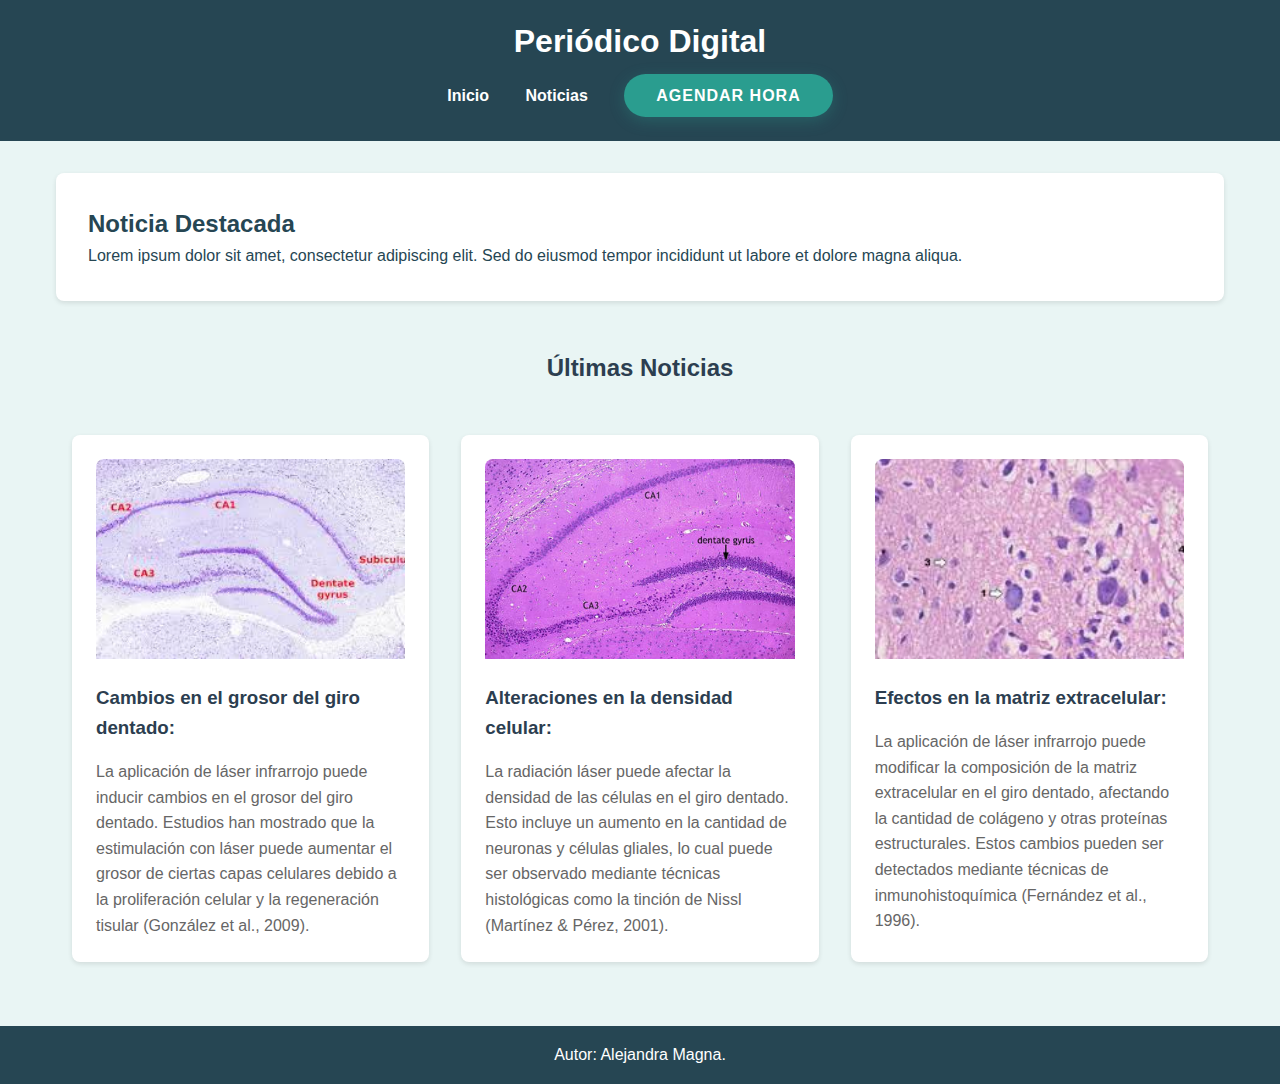
<file: index.html>
<!DOCTYPE html>
<html lang="es">
<head>
    <meta charset="UTF-8">
    <meta name="viewport" content="width=device-width, initial-scale=1.0">
    <title>Periódico Digital</title>
    <link rel="stylesheet" href="styles.css">
</head>
<body>
    <header>
        <h1>Periódico Digital</h1>
        <nav>
            <ul>
                <li><a href="#inicio">Inicio</a></li>
                <li><a href="#noticias">Noticias</a></li>
                <li><a href="agendar.html" class="btn-agendar">Agendar Hora</a></li>
            </ul>
        </nav>
    </header>

    <main>
        <section id="inicio" class="noticias-principales">
            <article class="noticia-destacada">
                <h2>Noticia Destacada</h2>
                <p>Lorem ipsum dolor sit amet, consectetur adipiscing elit. Sed do eiusmod tempor incididunt ut labore et dolore magna aliqua.</p>
            </article>
        </section>

        <section id="noticias" class="seccion-noticias">
            <h2>Últimas Noticias</h2>
            <div class="grid-noticias">
                <article class="noticia">
                    <img src="assets/Images/images (1).jpeg" alt="Imagen de noticia" class="imagen-noticia">
                    <h3>Cambios en el grosor del giro dentado:</h3>
                    <p> La aplicación de láser infrarrojo puede inducir
                        cambios en el grosor del giro dentado. Estudios han mostrado que la estimulación con láser
                        puede aumentar el grosor de ciertas capas celulares debido a la proliferación celular y la
                        regeneración tisular (González et al., 2009).</p>
                </article>
                <article class="noticia">
                    <img src="assets/Images/normal_cerebrumhippocampus10x.jpg" alt="Imagen de noticia" class="imagen-noticia">
                    <h3>Alteraciones en la densidad celular:</h3>
                    <p> La radiación láser puede afectar la densidad de las
                        células en el giro dentado. Esto incluye un aumento en la cantidad de neuronas y células
                        gliales, lo cual puede ser observado mediante técnicas histológicas como la tinción de Nissl
                        (Martínez &amp; Pérez, 2001).</p>
                </article>
                <article class="noticia">
                    <img src="assets/Images/images (2).jpeg" alt="Imagen de noticia" class="imagen-noticia">
                    <h3>Efectos en la matriz extracelular:</h3>
                    <p> La aplicación de láser infrarrojo puede modificar la
                        composición de la matriz extracelular en el giro dentado, afectando la cantidad de colágeno
                        y otras proteínas estructurales. Estos cambios pueden ser detectados mediante técnicas de
                        inmunohistoquímica (Fernández et al., 1996).</p>
                </article>
            </div>
        </section>
    </main>

    <footer>
        <p>Autor: Alejandra Magna.</p>
    </footer>

    <script src="script.js"></script>
</body>
</html>
</file>
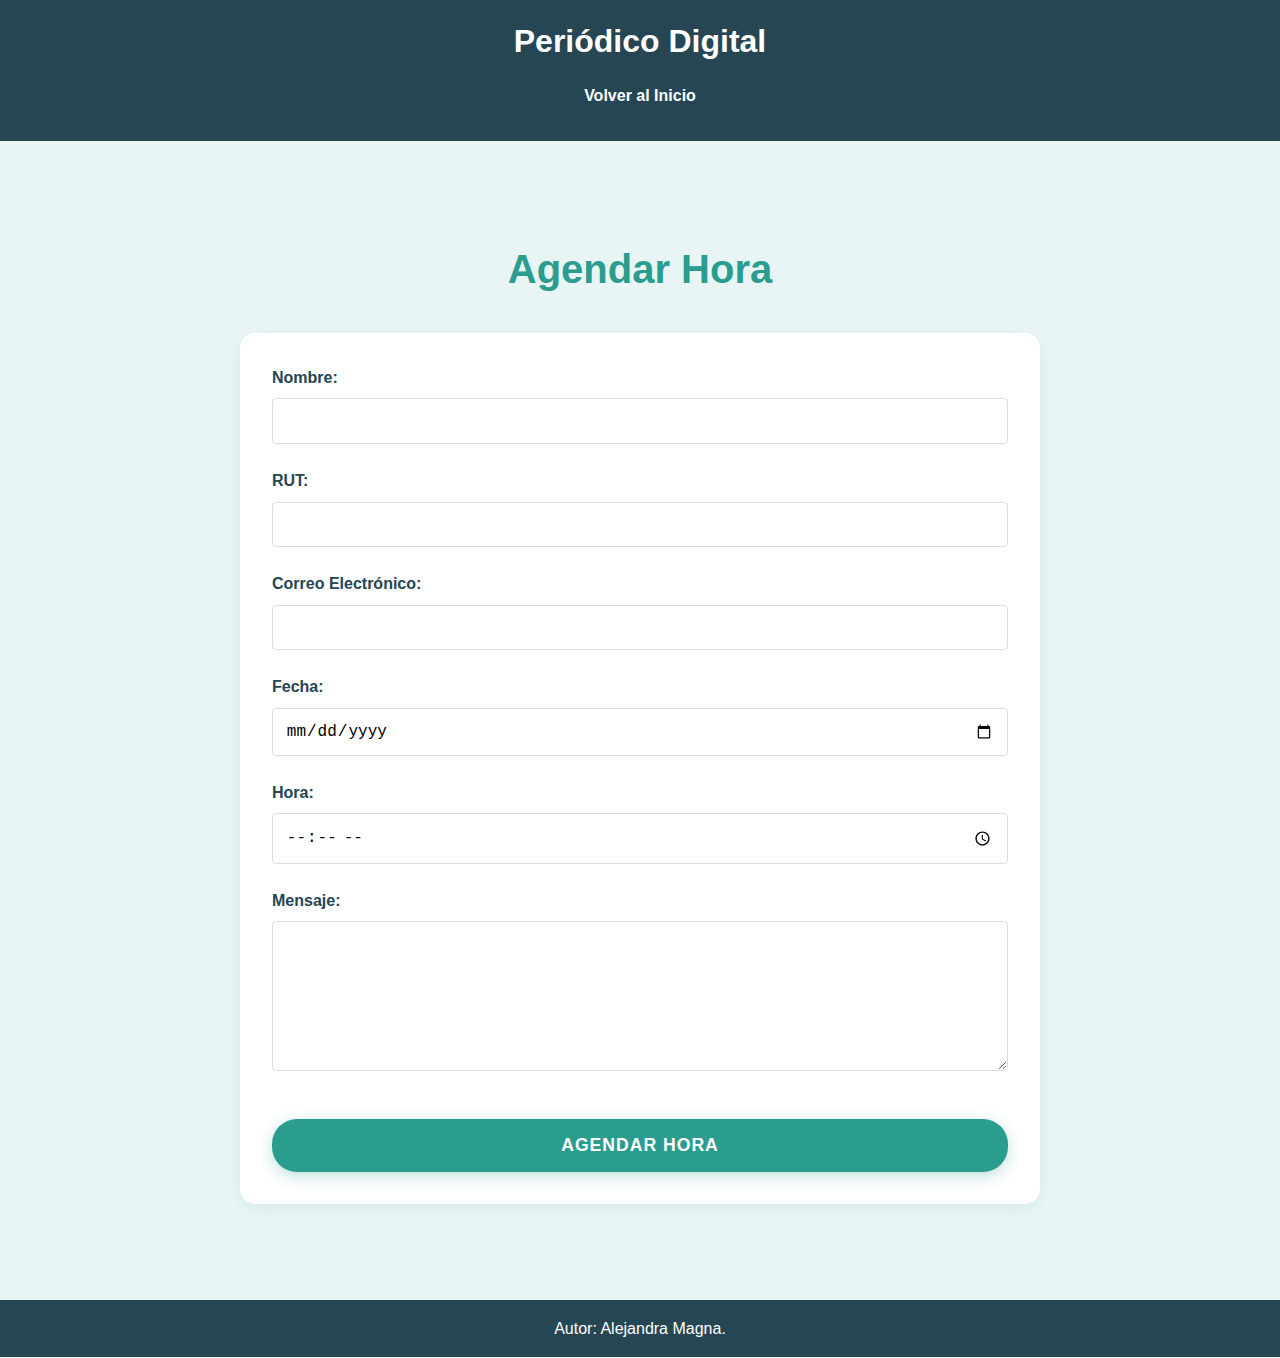
<file: agendar.html>
<!DOCTYPE html>
<html lang="es">
<head>
    <meta charset="UTF-8">
    <meta name="viewport" content="width=device-width, initial-scale=1.0">
    <title>Agendar Hora - Periódico Digital</title>
    <link rel="stylesheet" href="styles.css">
</head>
<body>
    <header>
        <h1>Periódico Digital</h1>
        <nav>
            <ul>
                <li><a href="index.html">Volver al Inicio</a></li>
            </ul>
        </nav>
    </header>

    <main>
        <section class="formulario-agendar">
            <h2>Agendar Hora</h2>
            <div class="form-container">
                <form id="contactForm" action="confirmacion.html" method="POST">
                    <div class="form-group">
                        <label for="nombre">Nombre:</label>
                        <input type="text" id="nombre" name="nombre" required>
                    </div>
                    <div class="form-group">
                        <label for="rut">RUT:</label>
                        <input type="text" id="rut" name="rut" required>
                    </div>
                    <div class="form-group">
                        <label for="email">Correo Electrónico:</label>
                        <input type="email" id="email" name="email" required>
                    </div>
                    <div class="form-group">
                        <label for="fecha">Fecha:</label>
                        <input type="date" id="fecha" name="fecha" required>
                    </div>
                    <div class="form-group">
                        <label for="hora">Hora:</label>
                        <input type="time" id="hora" name="hora" required>
                    </div>
                    <div class="form-group">
                        <label for="mensaje">Mensaje:</label>
                        <textarea id="mensaje" name="mensaje" required></textarea>
                    </div>
                    <button type="submit" class="btn-submit">Agendar Hora</button>
                </form>
            </div>
        </section>
    </main>

    <footer>
        <p>Autor: Alejandra Magna.</p>
    </footer>

    <script src="script.js"></script>
</body>
</html>
</file>
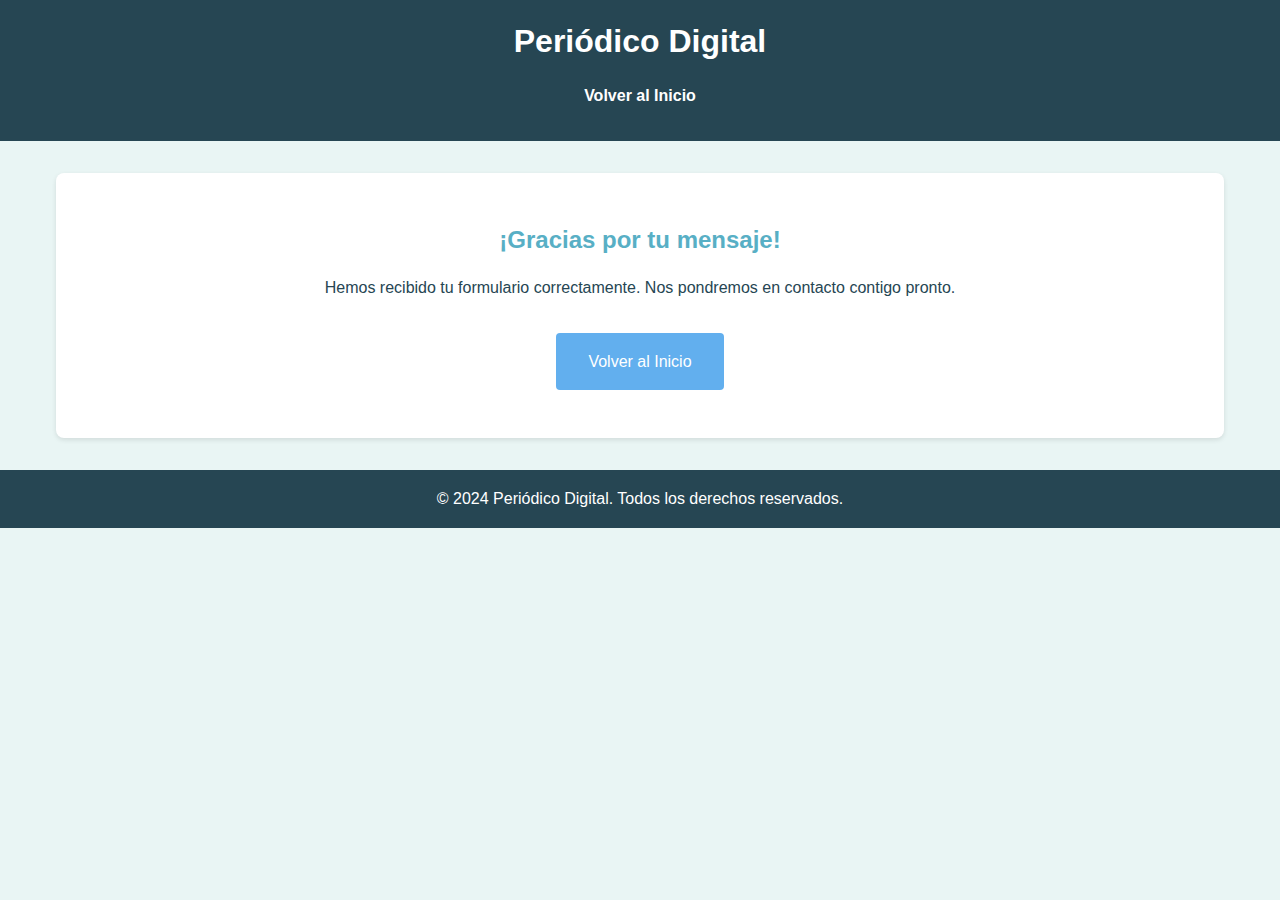
<file: confirmacion.html>
<!DOCTYPE html>
<html lang="es">
<head>
    <meta charset="UTF-8">
    <meta name="viewport" content="width=device-width, initial-scale=1.0">
    <title>Confirmación - Periódico Digital</title>
    <link rel="stylesheet" href="styles.css">
</head>
<body>
    <header>
        <h1>Periódico Digital</h1>
        <nav>
            <ul>
                <li><a href="index.html">Volver al Inicio</a></li>
            </ul>
        </nav>
    </header>

    <main>
        <section class="confirmacion">
            <h2>¡Gracias por tu mensaje!</h2>
            <p>Hemos recibido tu formulario correctamente. Nos pondremos en contacto contigo pronto.</p>
            <a href="index.html" class="boton-volver">Volver al Inicio</a>
        </section>
    </main>

    <footer>
        <p>&copy; 2024 Periódico Digital. Todos los derechos reservados.</p>
    </footer>
</body>
</html>
</file>
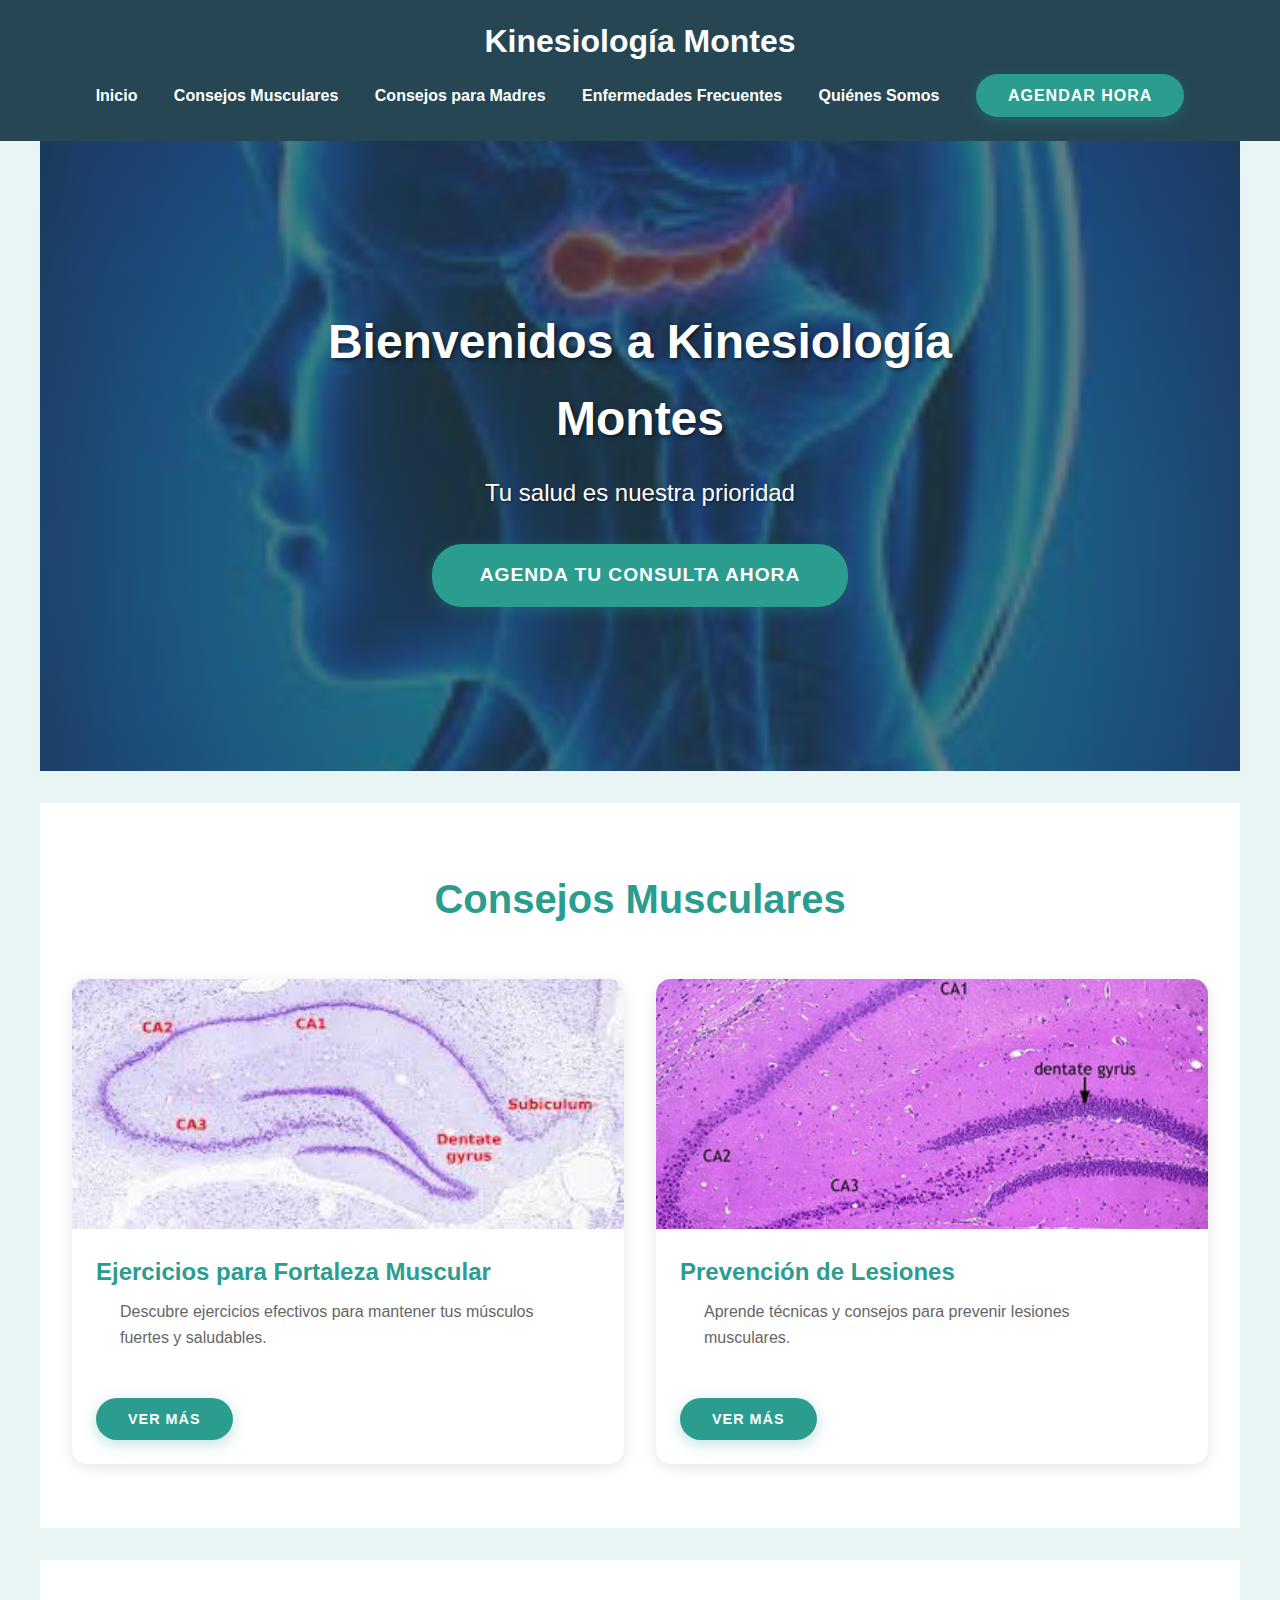
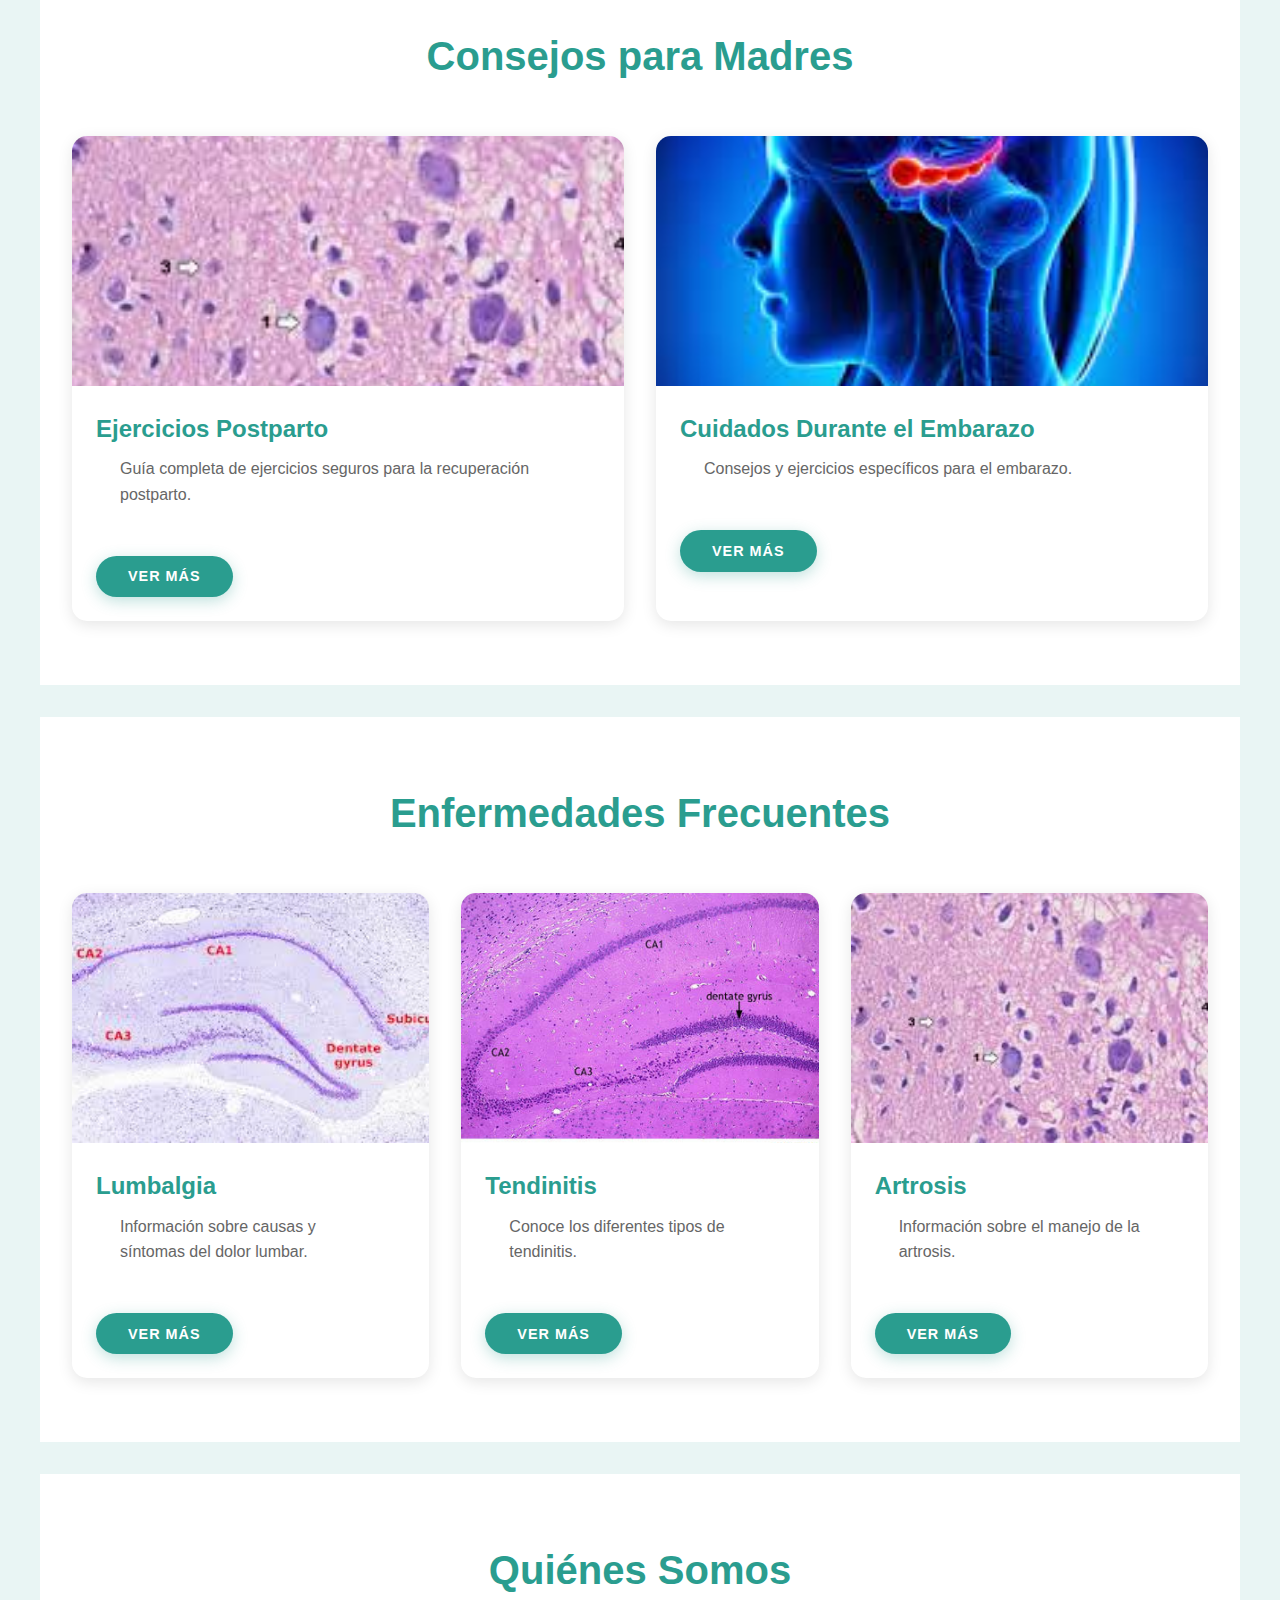
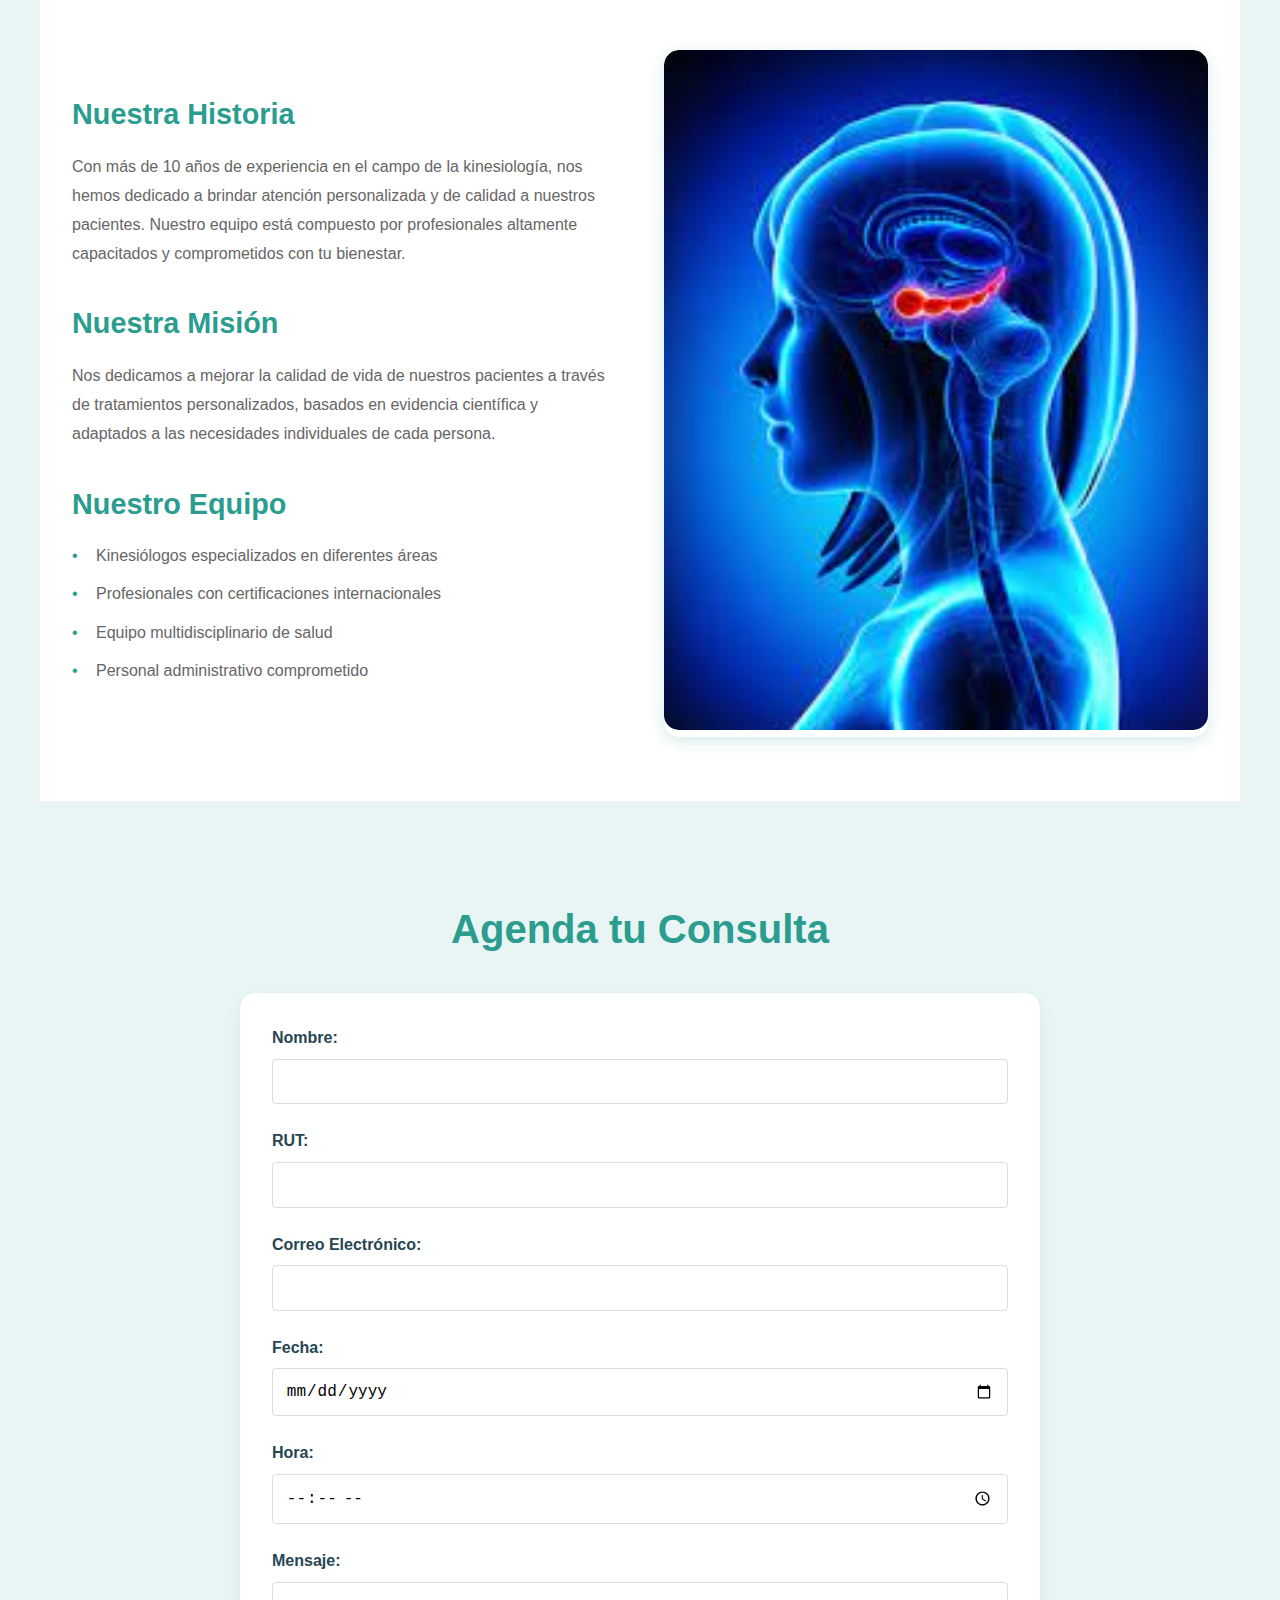
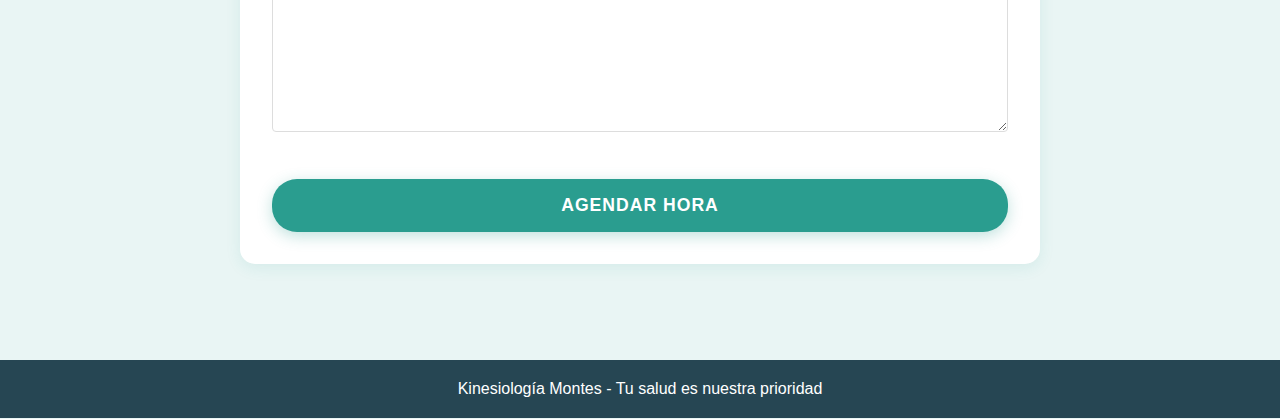
<file: kinesiologia.html>
<!DOCTYPE html>
<html lang="es">
<head>
    <meta charset="UTF-8">
    <meta name="viewport" content="width=device-width, initial-scale=1.0">
    <title>Kinesiología Montes</title>
    <link rel="stylesheet" href="styles.css">
</head>
<body>
    <header>
        <h1>Kinesiología Montes</h1>
        <nav>
            <ul>
                <li><a href="#inicio">Inicio</a></li>
                <li><a href="#consejos-musculares">Consejos Musculares</a></li>
                <li><a href="#consejos-madres">Consejos para Madres</a></li>
                <li><a href="#enfermedades">Enfermedades Frecuentes</a></li>
                <li><a href="#quienes-somos">Quiénes Somos</a></li>
                <li><a href="#agendar" class="btn-agendar">Agendar Hora</a></li>
            </ul>
        </nav>
    </header>

    <main>
        <section id="inicio" class="hero-section">
            <div class="hero-content">
                <h2>Bienvenidos a Kinesiología Montes</h2>
                <p>Tu salud es nuestra prioridad</p>
                <a href="#agendar" class="btn-cta">Agenda tu consulta ahora</a>
            </div>
        </section>

        <section id="consejos-musculares" class="seccion-consejos">
            <h2>Consejos Musculares</h2>
            <div class="grid-consejos">
                <article class="consejo-card">
                    <img src="assets/Images/images (1).jpeg" alt="Ejercicios musculares" class="imagen-consejo">
                    <h3>Ejercicios para Fortaleza Muscular</h3>
                    <div class="contenido-resumen">
                        <p>Descubre ejercicios efectivos para mantener tus músculos fuertes y saludables.</p>
                    </div>
                    <div class="contenido-completo">
                        <p>Descubre ejercicios efectivos para mantener tus músculos fuertes y saludables. Incluye rutinas personalizadas y consejos de expertos.</p>
                        <ul>
                            <li>Ejercicios de resistencia progresiva</li>
                            <li>Rutinas de fortalecimiento específicas</li>
                            <li>Consejos de nutrición para el desarrollo muscular</li>
                            <li>Programas de entrenamiento personalizados</li>
                        </ul>
                    </div>
                    <button class="btn-ver-mas">Ver más</button>
                </article>
                <article class="consejo-card">
                    <img src="assets/Images/normal_cerebrumhippocampus10x.jpg" alt="Prevención de lesiones" class="imagen-consejo">
                    <h3>Prevención de Lesiones</h3>
                    <div class="contenido-resumen">
                        <p>Aprende técnicas y consejos para prevenir lesiones musculares.</p>
                    </div>
                    <div class="contenido-completo">
                        <p>Aprende técnicas y consejos para prevenir lesiones musculares durante tus actividades diarias y deportivas.</p>
                        <ul>
                            <li>Calentamiento adecuado</li>
                            <li>Técnicas de estiramiento</li>
                            <li>Posturas correctas</li>
                            <li>Programas de prevención</li>
                        </ul>
                    </div>
                    <button class="btn-ver-mas">Ver más</button>
                </article>
            </div>
        </section>

        <section id="consejos-madres" class="seccion-consejos">
            <h2>Consejos para Madres</h2>
            <div class="grid-consejos">
                <article class="consejo-card">
                    <img src="assets/Images/images (2).jpeg" alt="Ejercicios postparto" class="imagen-consejo">
                    <h3>Ejercicios Postparto</h3>
                    <div class="contenido-resumen">
                        <p>Guía completa de ejercicios seguros para la recuperación postparto.</p>
                    </div>
                    <div class="contenido-completo">
                        <p>Guía completa de ejercicios seguros para la recuperación postparto, incluyendo ejercicios para el suelo pélvico.</p>
                        <ul>
                            <li>Ejercicios para el suelo pélvico</li>
                            <li>Rutinas de recuperación gradual</li>
                            <li>Consejos de postura</li>
                            <li>Programas personalizados</li>
                        </ul>
                    </div>
                    <button class="btn-ver-mas">Ver más</button>
                </article>
                <article class="consejo-card">
                    <img src="assets/Images/images.jpeg" alt="Cuidados durante el embarazo" class="imagen-consejo">
                    <h3>Cuidados Durante el Embarazo</h3>
                    <div class="contenido-resumen">
                        <p>Consejos y ejercicios específicos para el embarazo.</p>
                    </div>
                    <div class="contenido-completo">
                        <p>Consejos y ejercicios específicos para mantener una buena salud física durante el embarazo.</p>
                        <ul>
                            <li>Ejercicios seguros durante el embarazo</li>
                            <li>Manejo del dolor lumbar</li>
                            <li>Preparación para el parto</li>
                            <li>Consejos de postura</li>
                        </ul>
                    </div>
                    <button class="btn-ver-mas">Ver más</button>
                </article>
            </div>
        </section>

        <section id="enfermedades" class="seccion-enfermedades">
            <h2>Enfermedades Frecuentes</h2>
            <div class="grid-enfermedades">
                <article class="enfermedad-card">
                    <img src="assets/Images/images (1).jpeg" alt="Lumbalgia" class="imagen-enfermedad">
                    <h3>Lumbalgia</h3>
                    <div class="contenido-resumen">
                        <p>Información sobre causas y síntomas del dolor lumbar.</p>
                    </div>
                    <div class="contenido-completo">
                        <p>Información sobre causas, síntomas y tratamientos para el dolor lumbar.</p>
                        <ul>
                            <li>Causas comunes</li>
                            <li>Síntomas y diagnóstico</li>
                            <li>Tratamientos efectivos</li>
                            <li>Prevención</li>
                        </ul>
                    </div>
                    <button class="btn-ver-mas">Ver más</button>
                </article>
                <article class="enfermedad-card">
                    <img src="assets/Images/normal_cerebrumhippocampus10x.jpg" alt="Tendinitis" class="imagen-enfermedad">
                    <h3>Tendinitis</h3>
                    <div class="contenido-resumen">
                        <p>Conoce los diferentes tipos de tendinitis.</p>
                    </div>
                    <div class="contenido-completo">
                        <p>Conoce los diferentes tipos de tendinitis y sus tratamientos efectivos.</p>
                        <ul>
                            <li>Tipos de tendinitis</li>
                            <li>Síntomas y diagnóstico</li>
                            <li>Tratamientos</li>
                            <li>Prevención</li>
                        </ul>
                    </div>
                    <button class="btn-ver-mas">Ver más</button>
                </article>
                <article class="enfermedad-card">
                    <img src="assets/Images/images (2).jpeg" alt="Artrosis" class="imagen-enfermedad">
                    <h3>Artrosis</h3>
                    <div class="contenido-resumen">
                        <p>Información sobre el manejo de la artrosis.</p>
                    </div>
                    <div class="contenido-completo">
                        <p>Información sobre el manejo y tratamiento de la artrosis en diferentes articulaciones.</p>
                        <ul>
                            <li>Tipos de artrosis</li>
                            <li>Síntomas y diagnóstico</li>
                            <li>Tratamientos</li>
                            <li>Ejercicios recomendados</li>
                        </ul>
                    </div>
                    <button class="btn-ver-mas">Ver más</button>
                </article>
            </div>
        </section>

        <section id="quienes-somos" class="seccion-quienes-somos">
            <h2>Quiénes Somos</h2>
            <div class="quienes-somos-container">
                <div class="quienes-somos-content">
                    <div class="quienes-somos-texto">
                        <h3>Nuestra Historia</h3>
                        <p>Con más de 10 años de experiencia en el campo de la kinesiología, nos hemos dedicado a brindar atención personalizada y de calidad a nuestros pacientes. Nuestro equipo está compuesto por profesionales altamente capacitados y comprometidos con tu bienestar.</p>
                        
                        <h3>Nuestra Misión</h3>
                        <p>Nos dedicamos a mejorar la calidad de vida de nuestros pacientes a través de tratamientos personalizados, basados en evidencia científica y adaptados a las necesidades individuales de cada persona.</p>
                        
                        <h3>Nuestro Equipo</h3>
                        <ul>
                            <li>Kinesiólogos especializados en diferentes áreas</li>
                            <li>Profesionales con certificaciones internacionales</li>
                            <li>Equipo multidisciplinario de salud</li>
                            <li>Personal administrativo comprometido</li>
                        </ul>
                    </div>
                    <div class="quienes-somos-imagen">
                        <img src="assets/Images/images.jpeg" alt="Nuestro equipo de kinesiología" class="imagen-equipo">
                    </div>
                </div>
            </div>
        </section>

        <section id="agendar" class="formulario-agendar">
            <h2>Agenda tu Consulta</h2>
            <div class="form-container">
                <form id="contactForm" action="confirmacion.html" method="POST">
                    <div class="form-group">
                        <label for="nombre">Nombre:</label>
                        <input type="text" id="nombre" name="nombre" required>
                    </div>
                    <div class="form-group">
                        <label for="rut">RUT:</label>
                        <input type="text" id="rut" name="rut" required>
                    </div>
                    <div class="form-group">
                        <label for="email">Correo Electrónico:</label>
                        <input type="email" id="email" name="email" required>
                    </div>
                    <div class="form-group">
                        <label for="fecha">Fecha:</label>
                        <input type="date" id="fecha" name="fecha" required>
                    </div>
                    <div class="form-group">
                        <label for="hora">Hora:</label>
                        <input type="time" id="hora" name="hora" required>
                    </div>
                    <div class="form-group">
                        <label for="mensaje">Mensaje:</label>
                        <textarea id="mensaje" name="mensaje" required></textarea>
                    </div>
                    <button type="submit" class="btn-submit">Agendar Hora</button>
                </form>
            </div>
        </section>
    </main>

    <footer>
        <p>Kinesiología Montes - Tu salud es nuestra prioridad</p>
    </footer>

    <script src="script.js"></script>
</body>
</html>
</file>
<file: styles.css>
* {
    margin: 0;
    padding: 0;
    box-sizing: border-box;
}

/* Variables de color */
:root {
    --teal-primary: #2A9D8F;
    --teal-dark: #264653;
    --teal-light: #E9F5F4;
    --teal-accent: #40B3A2;
    --teal-hover: #238477;
}

body {
    font-family: 'Arial', sans-serif;
    line-height: 1.6;
    color: var(--teal-dark);
    background-color: var(--teal-light);
}

header {
    background-color: var(--teal-dark);
    color: white;
    padding: 1rem;
    text-align: center;
}

nav ul {
    list-style: none;
    padding: 1rem 0;
}

nav ul li {
    display: inline;
    margin: 0 1rem;
}

nav ul li a {
    color: white;
    text-decoration: none;
    font-weight: bold;
}

nav ul li a:hover {
    color: var(--teal-accent);
}

main {
    max-width: 1200px;
    margin: 2rem auto;
    padding: 0 1rem;
}

.noticias-principales {
    margin-bottom: 3rem;
}

.noticia-destacada {
    background-color: white;
    padding: 2rem;
    border-radius: 8px;
    box-shadow: 0 2px 5px rgba(0,0,0,0.1);
}

.formulario-contacto {
    background-color: white;
    padding: 2rem;
    border-radius: 8px;
    box-shadow: 0 2px 5px rgba(0,0,0,0.1);
}

.form-group {
    margin-bottom: 1.5rem;
}

label {
    display: block;
    margin-bottom: 0.5rem;
    font-weight: bold;
}

input[type="text"],
input[type="email"],
textarea {
    width: 100%;
    padding: 0.8rem;
    border: 1px solid #ddd;
    border-radius: 4px;
    font-size: 1rem;
}

textarea {
    height: 150px;
    resize: vertical;
}

button {
    background-color: #2c3e50;
    color: white;
    padding: 1rem 2rem;
    border: none;
    border-radius: 4px;
    cursor: pointer;
    font-size: 1rem;
    transition: background-color 0.3s;
}

button:hover {
    background-color: #3498db;
}

footer {
    background-color: var(--teal-dark);
    color: white;
    text-align: center;
    padding: 1rem;
    position: relative;
    bottom: 0;
    width: 100%;
}

.confirmacion {
    background-color: white;
    padding: 3rem;
    border-radius: 8px;
    box-shadow: 0 2px 5px rgba(0,0,0,0.1);
    text-align: center;
    margin-top: 2rem;
}

.confirmacion h2 {
    color: #58afc5;
    margin-bottom: 1rem;
}

.boton-volver {
    display: inline-block;
    background-color: #62afee;
    color: white;
    padding: 1rem 2rem;
    text-decoration: none;
    border-radius: 4px;
    margin-top: 2rem;
    transition: background-color 0.3s;
}

.boton-volver:hover {
    background-color: #5ca3d3;
}

.seccion-noticias {
    margin: 3rem 0;
}

.seccion-noticias h2 {
    text-align: center;
    color: #2c3e50;
    margin-bottom: 2rem;
}

.grid-noticias {
    display: grid;
    grid-template-columns: repeat(auto-fit, minmax(300px, 1fr));
    gap: 2rem;
    padding: 1rem;
}

.imagen-noticia {
    width: 100%;
    height: 200px;
    object-fit: cover;
    border-radius: 8px 8px 0 0;
    margin-bottom: 1rem;
}

.noticia {
    background-color: white;
    padding: 1.5rem;
    border-radius: 8px;
    box-shadow: 0 2px 5px rgba(0,0,0,0.1);
    transition: transform 0.3s ease;
    display: flex;
    flex-direction: column;
}

.noticia:hover {
    transform: translateY(-5px);
}

.noticia h3 {
    color: #2c3e50;
    margin-bottom: 1rem;
    margin-top: 0.5rem;
}

.noticia p {
    color: #666;
    line-height: 1.6;
}

/* Ajuste para el scroll suave */
html {
    scroll-behavior: smooth;
}

.btn-agendar {
    background-color: var(--teal-primary);
    padding: 0.8rem 2rem;
    border-radius: 25px;
    transition: all 0.3s ease;
    text-transform: uppercase;
    letter-spacing: 1px;
    font-weight: bold;
    box-shadow: 0 4px 15px rgba(42, 157, 143, 0.3);
}

.btn-agendar:hover {
    background-color: var(--teal-hover);
    transform: translateY(-2px);
    box-shadow: 0 6px 20px rgba(42, 157, 143, 0.4);
}

.btn-cta {
    display: inline-block;
    background-color: var(--teal-primary);
    color: white;
    padding: 1rem 3rem;
    border-radius: 30px;
    text-decoration: none;
    font-weight: bold;
    font-size: 1.2rem;
    text-transform: uppercase;
    letter-spacing: 1px;
    margin-top: 2rem;
    transition: all 0.3s ease;
    box-shadow: 0 4px 15px rgba(42, 157, 143, 0.3);
}

.btn-cta:hover {
    background-color: var(--teal-hover);
    transform: translateY(-3px);
    box-shadow: 0 6px 20px rgba(42, 157, 143, 0.4);
}

.formulario-agendar {
    background-color: var(--teal-light);
    padding: 4rem 2rem;
    margin: 2rem -1rem;
}

.formulario-agendar h2 {
    color: var(--teal-primary);
    text-align: center;
    margin-bottom: 2rem;
    font-size: 2.5rem;
}

.form-container {
    background-color: white;
    padding: 2rem;
    border-radius: 15px;
    box-shadow: 0 4px 15px rgba(42, 157, 143, 0.1);
    max-width: 800px;
    margin: 0 auto;
}

.btn-submit {
    background-color: var(--teal-primary);
    color: white;
    padding: 1rem 2.5rem;
    border: none;
    border-radius: 25px;
    cursor: pointer;
    font-size: 1.1rem;
    font-weight: bold;
    text-transform: uppercase;
    letter-spacing: 1px;
    width: 100%;
    margin-top: 1rem;
    transition: all 0.3s ease;
    box-shadow: 0 4px 15px rgba(42, 157, 143, 0.3);
}

.btn-submit:hover {
    background-color: var(--teal-hover);
    transform: translateY(-2px);
    box-shadow: 0 6px 20px rgba(42, 157, 143, 0.4);
}

input[type="date"],
input[type="time"] {
    width: 100%;
    padding: 0.8rem;
    border: 1px solid #ddd;
    border-radius: 4px;
    font-size: 1rem;
    background-color: white;
}

/* Estilos para la página de Kinesiología */
.hero-section {
    background: linear-gradient(rgba(38, 70, 83, 0.7), rgba(38, 70, 83, 0.7)), url('assets/Images/images.jpeg');
    background-size: cover;
    background-position: center;
    height: 70vh;
    display: flex;
    align-items: center;
    justify-content: center;
    text-align: center;
    color: white;
    margin: -2rem -1rem 2rem -1rem;
}

.hero-content {
    max-width: 800px;
    padding: 2rem;
}

.hero-content h2 {
    font-size: 3rem;
    margin-bottom: 1rem;
    text-shadow: 2px 2px 4px rgba(0, 0, 0, 0.5);
}

.hero-content p {
    font-size: 1.5rem;
    text-shadow: 1px 1px 2px rgba(0, 0, 0, 0.5);
}

.seccion-consejos,
.seccion-enfermedades {
    background-color: white;
    padding: 4rem 0;
    margin: 2rem -1rem;
}

.seccion-consejos h2,
.seccion-enfermedades h2 {
    color: var(--teal-primary);
    text-align: center;
    font-size: 2.5rem;
    margin-bottom: 3rem;
}

.grid-consejos,
.grid-enfermedades {
    display: grid;
    grid-template-columns: repeat(auto-fit, minmax(300px, 1fr));
    gap: 2rem;
    padding: 0 2rem;
    max-width: 1200px;
    margin: 0 auto;
}

.consejo-card,
.enfermedad-card {
    background-color: white;
    border-radius: 15px;
    overflow: hidden;
    box-shadow: 0 4px 15px rgba(0, 0, 0, 0.1);
    transition: transform 0.3s ease;
    display: flex;
    flex-direction: column;
}

.consejo-card:hover,
.enfermedad-card:hover {
    transform: translateY(-10px);
}

.imagen-consejo,
.imagen-enfermedad {
    width: 100%;
    height: 250px;
    object-fit: cover;
}

.consejo-card h3,
.enfermedad-card h3 {
    color: var(--teal-primary);
    padding: 1.5rem 1.5rem 0.5rem;
    font-size: 1.5rem;
}

.consejo-card p,
.enfermedad-card p {
    padding: 0 1.5rem 1.5rem;
    color: #666;
    line-height: 1.6;
}

.contenido-resumen {
    padding: 0 1.5rem 1.5rem;
}

.contenido-completo {
    padding: 0 1.5rem 1.5rem;
    display: none;
    opacity: 0;
    transition: opacity 0.3s ease;
}

.contenido-completo.visible {
    display: block;
    opacity: 1;
}

.contenido-completo ul {
    margin-top: 1rem;
    padding-left: 1.5rem;
}

.contenido-completo li {
    margin-bottom: 0.5rem;
    color: #666;
}

.btn-ver-mas {
    background-color: var(--teal-primary);
    color: white;
    padding: 0.8rem 2rem;
    border: none;
    border-radius: 25px;
    cursor: pointer;
    font-weight: bold;
    text-transform: uppercase;
    letter-spacing: 1px;
    font-size: 0.9rem;
    transition: all 0.3s ease;
    box-shadow: 0 4px 15px rgba(42, 157, 143, 0.3);
    margin: 0 1.5rem 1.5rem;
    align-self: flex-start;
}

.btn-ver-mas:hover {
    background-color: var(--teal-hover);
    transform: translateY(-2px);
    box-shadow: 0 6px 20px rgba(42, 157, 143, 0.4);
}

.btn-ver-mas.activo {
    background-color: var(--teal-hover);
}

/* Ajustes responsivos */
@media (max-width: 768px) {
    .hero-content h2 {
        font-size: 2rem;
    }
    
    .hero-content p {
        font-size: 1.2rem;
    }
    
    .btn-cta {
        padding: 0.8rem 2rem;
        font-size: 1rem;
    }
    
    .grid-consejos,
    .grid-enfermedades {
        grid-template-columns: 1fr;
        padding: 0 1rem;
    }
    
    .btn-ver-mas {
        width: calc(100% - 3rem);
        text-align: center;
    }
}

.seccion-header {
    display: flex;
    justify-content: space-between;
    align-items: center;
    margin-bottom: 3rem;
    padding: 0 2rem;
    max-width: 1200px;
    margin-left: auto;
    margin-right: auto;
}

.seccion-header h2 {
    margin-bottom: 0;
    cursor: pointer;
    transition: color 0.3s ease;
}

.seccion-header h2:hover {
    color: var(--teal-hover);
}

/* Ajustes responsivos para los encabezados de sección */
@media (max-width: 768px) {
    .seccion-header {
        flex-direction: column;
        text-align: center;
        gap: 1rem;
        padding: 0 1rem;
    }
    
    .btn-ver-mas {
        width: 100%;
        text-align: center;
    }
}

.seccion-quienes-somos {
    background-color: white;
    padding: 4rem 0;
    margin: 2rem -1rem;
}

.seccion-quienes-somos h2 {
    color: var(--teal-primary);
    text-align: center;
    font-size: 2.5rem;
    margin-bottom: 3rem;
}

.quienes-somos-container {
    max-width: 1200px;
    margin: 0 auto;
    padding: 0 2rem;
}

.quienes-somos-content {
    display: grid;
    grid-template-columns: 1fr 1fr;
    gap: 3rem;
    align-items: center;
}

.quienes-somos-texto h3 {
    color: var(--teal-primary);
    font-size: 1.8rem;
    margin: 2rem 0 1rem;
}

.quienes-somos-texto h3:first-child {
    margin-top: 0;
}

.quienes-somos-texto p {
    color: #666;
    line-height: 1.8;
    margin-bottom: 1.5rem;
}

.quienes-somos-texto ul {
    list-style: none;
    padding-left: 0;
}

.quienes-somos-texto li {
    color: #666;
    margin-bottom: 0.8rem;
    padding-left: 1.5rem;
    position: relative;
}

.quienes-somos-texto li:before {
    content: "•";
    color: var(--teal-primary);
    position: absolute;
    left: 0;
}

.quienes-somos-imagen {
    position: relative;
    border-radius: 15px;
    overflow: hidden;
    box-shadow: 0 4px 15px rgba(42, 157, 143, 0.2);
}

.imagen-equipo {
    width: 100%;
    height: 100%;
    object-fit: cover;
    border-radius: 15px;
}

/* Ajustes responsivos para la sección Quiénes Somos */
@media (max-width: 768px) {
    .quienes-somos-content {
        grid-template-columns: 1fr;
        gap: 2rem;
    }
    
    .quienes-somos-imagen {
        order: -1;
        max-height: 300px;
    }
    
    .quienes-somos-texto h3 {
        font-size: 1.5rem;
    }
}
</file>
